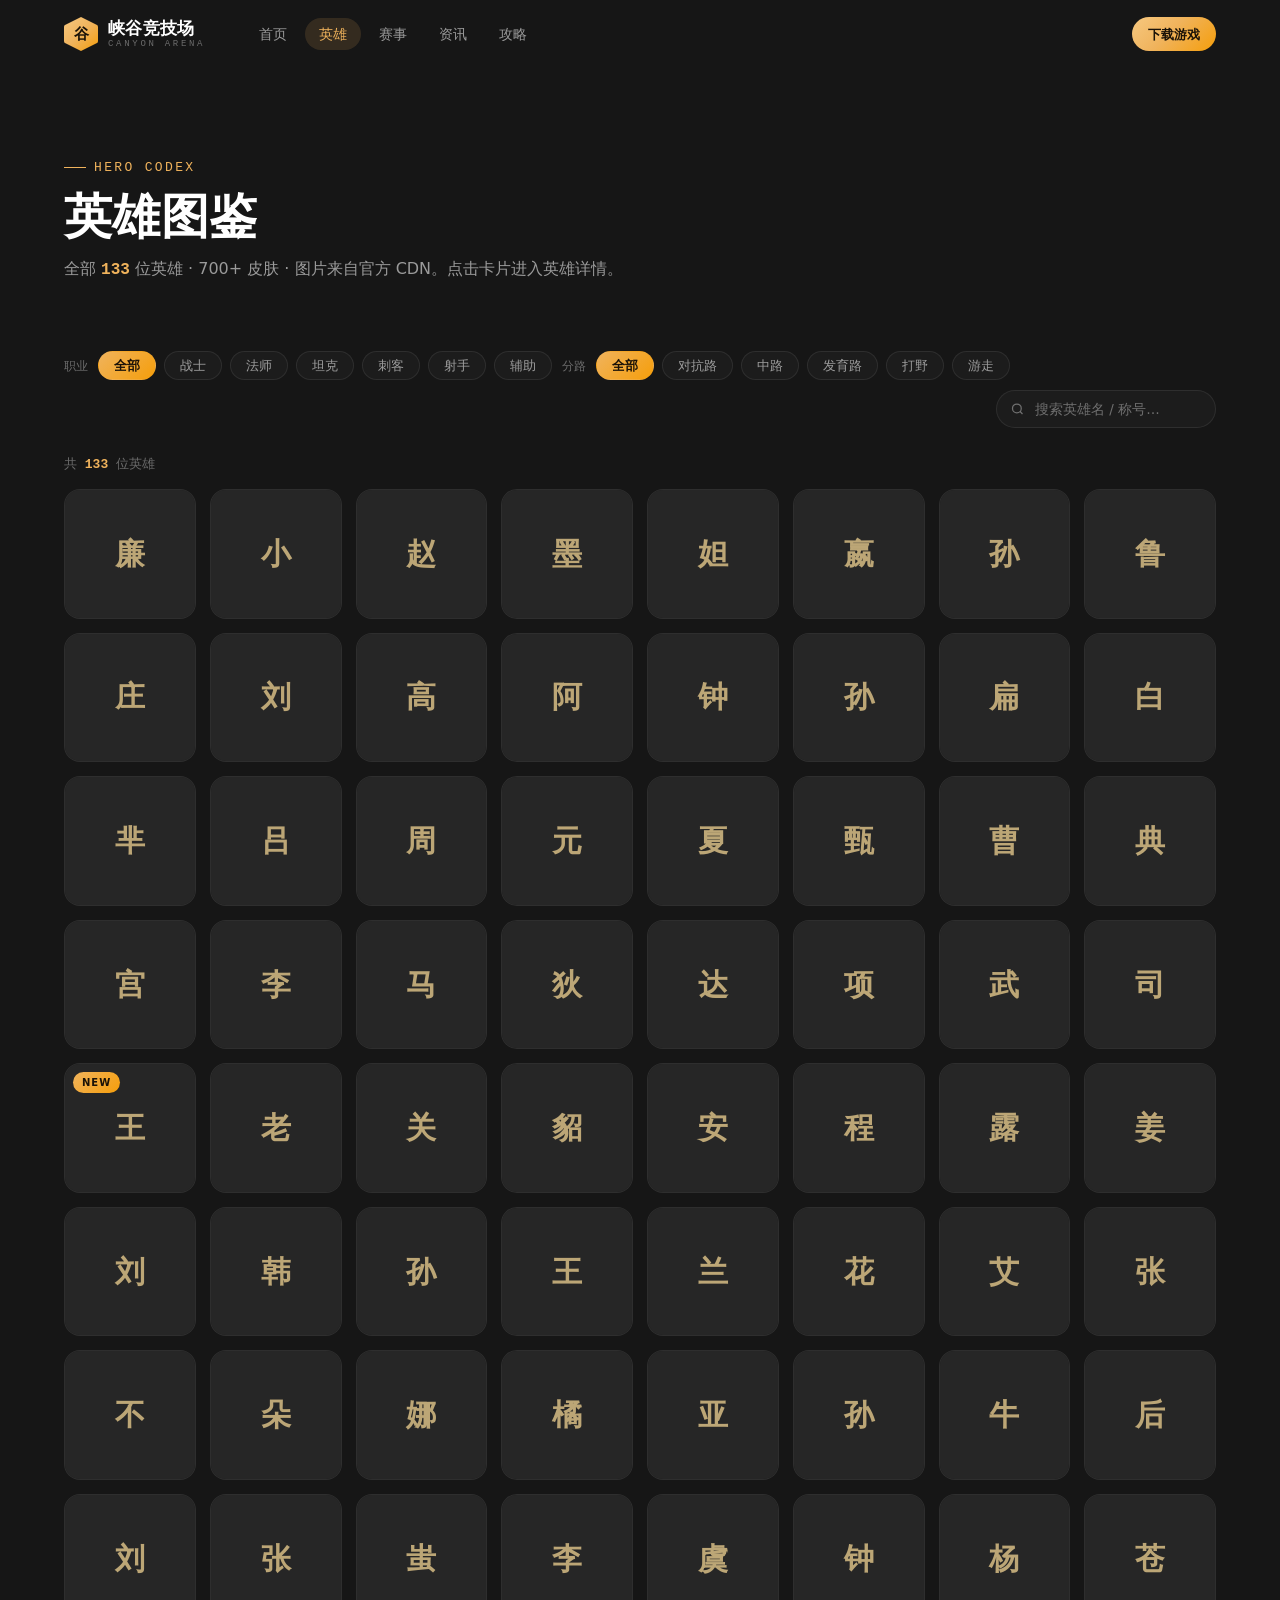
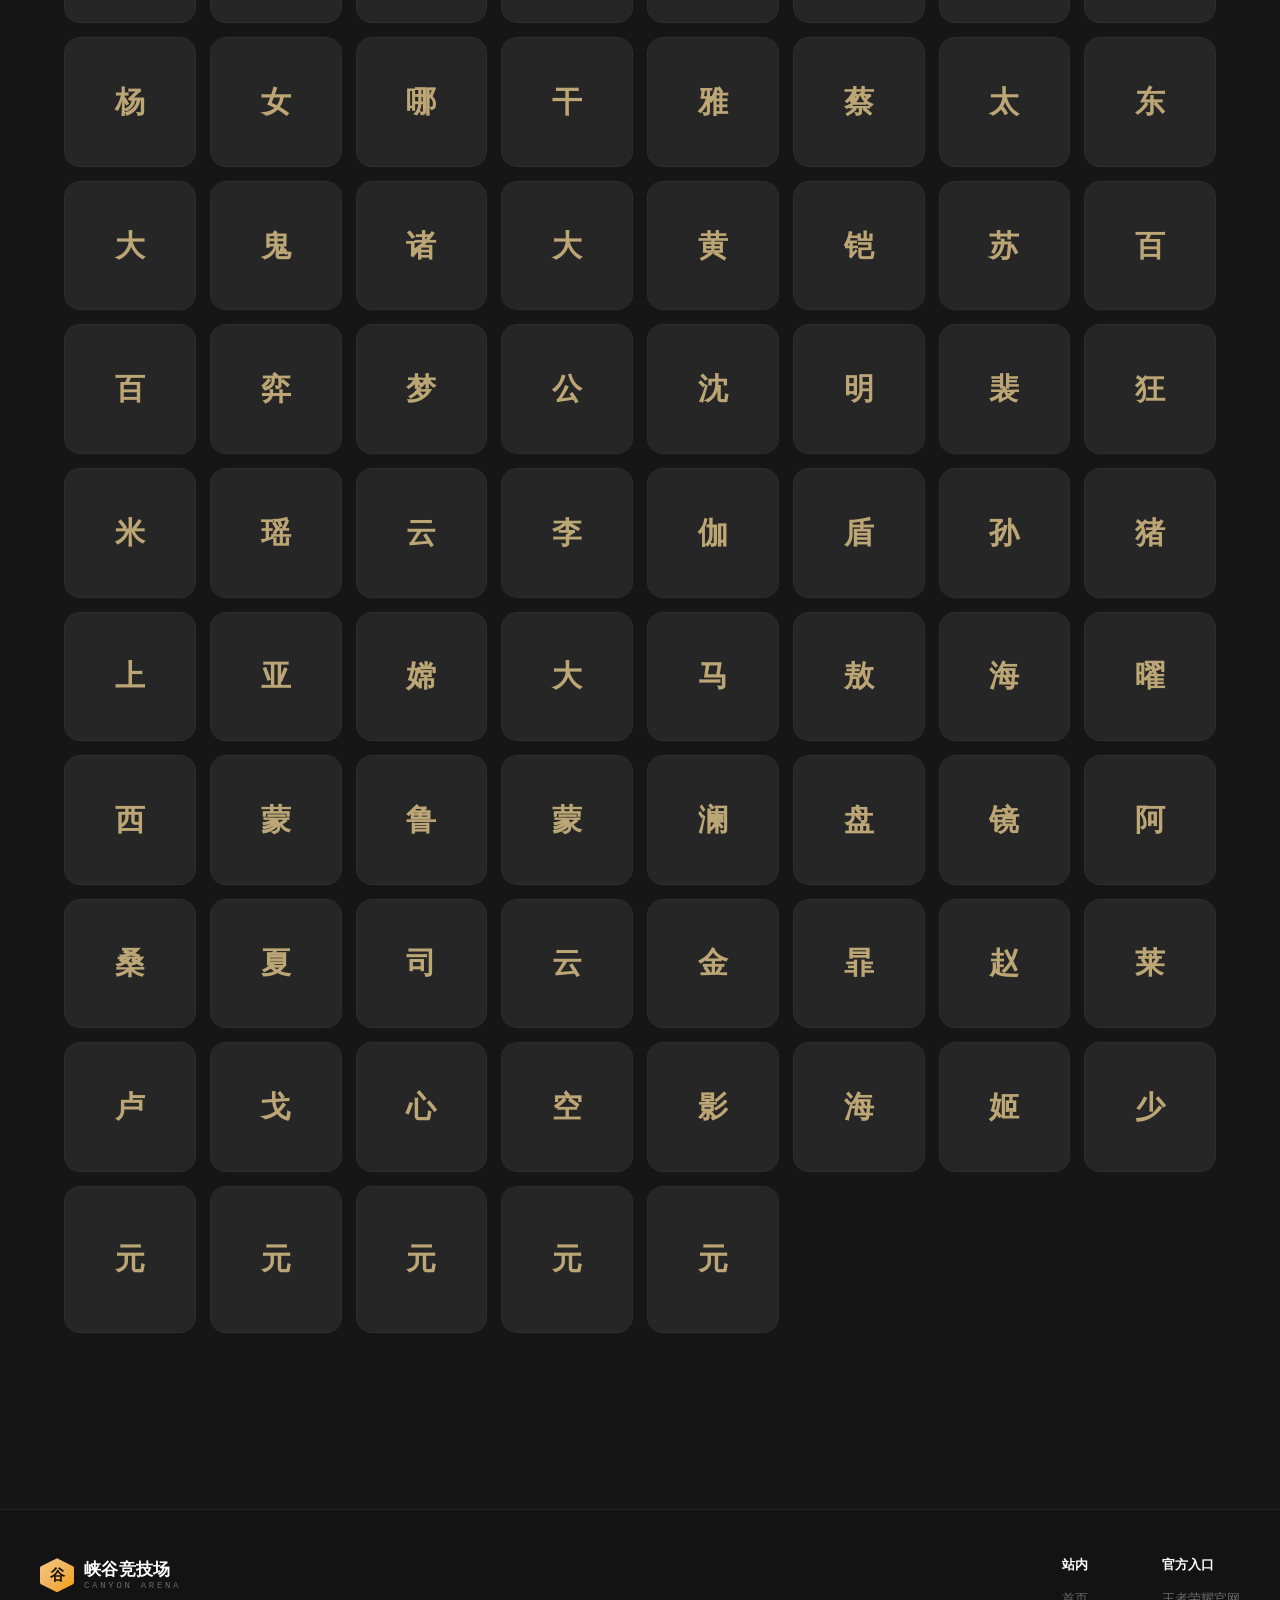
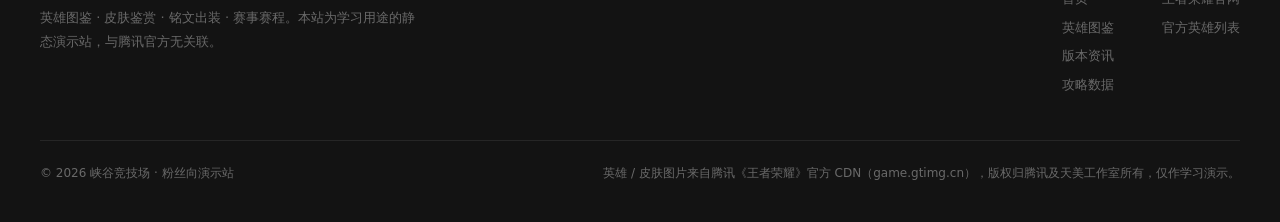
<file: heroes.html>
<!DOCTYPE html>
<html lang="zh-CN" class="no-js">
<head>
<meta charset="utf-8">
<meta name="viewport" content="width=device-width, initial-scale=1">
<title>英雄图鉴 · 峡谷竞技场</title>
<meta name="description" content="133 位英雄全量图鉴：按职业筛选、按名称搜索，点击查看皮肤鉴赏、技能、出装与铭文推荐。">
<link rel="icon" href="data:image/svg+xml,%3Csvg xmlns='http://www.w3.org/2000/svg' viewBox='0 0 32 32'%3E%3Cpath d='M16 2l12 7v14l-12 7L4 23V9z' fill='%23F0B35C'/%3E%3C/svg%3E">
<link rel="stylesheet" href="css/style.css">
<style>.no-js .reveal{opacity:1;transform:none}</style>
</head>
<body>

<header class="site-header">
  <div class="wrap header-in">
    <a class="logo" href="index.html" aria-label="峡谷竞技场首页">
      <span class="logo-mark">谷</span>
      <span class="logo-name">峡谷竞技场<small>CANYON ARENA</small></span>
    </a>
    <nav class="nav" aria-label="主导航">
      <a href="index.html">首页</a>
      <a class="on" href="heroes.html">英雄</a>
      <a href="match.html">赛事</a>
      <a href="news.html">资讯</a>
      <a href="strategy.html">攻略</a>
    </nav>
    <div class="header-cta">
      <a class="btn btn-gold btn-sm" href="https://pvp.qq.com/" target="_blank" rel="noopener">下载游戏</a>
      <button class="nav-toggle" aria-label="展开菜单">
        <svg viewBox="0 0 24 24" fill="none" stroke-width="2"><path d="M4 7h16M4 12h16M4 17h16"/></svg>
      </button>
    </div>
  </div>
</header>

<main>
  <section class="page-hero">
    <div class="wrap">
      <span class="eyebrow">HERO CODEX</span>
      <h1 class="h1" style="font-size:clamp(34px,4.4vw,48px)">英雄图鉴</h1>
      <p class="sub">全部 <b class="mono" style="color:var(--gold)">133</b> 位英雄 · 700+ 皮肤 · 图片来自官方 CDN。点击卡片进入英雄详情。</p>
    </div>
  </section>

  <section style="padding:34px 0 var(--sec-y)">
    <div class="wrap">
      <div class="filter-bar" role="group" aria-label="英雄筛选">
        <div class="fgroup" id="typeFilter">
          <span class="fgroup-label">职业</span>
          <button class="fchip on" data-type="全部">全部</button>
          <button class="fchip" data-type="战士">战士</button>
          <button class="fchip" data-type="法师">法师</button>
          <button class="fchip" data-type="坦克">坦克</button>
          <button class="fchip" data-type="刺客">刺客</button>
          <button class="fchip" data-type="射手">射手</button>
          <button class="fchip" data-type="辅助">辅助</button>
        </div>
        <div class="fgroup" id="laneFilter">
          <span class="fgroup-label">分路</span>
          <button class="fchip on" data-lane="全部">全部</button>
          <button class="fchip" data-lane="对抗路">对抗路</button>
          <button class="fchip" data-lane="中路">中路</button>
          <button class="fchip" data-lane="发育路">发育路</button>
          <button class="fchip" data-lane="打野">打野</button>
          <button class="fchip" data-lane="游走">游走</button>
        </div>
        <div class="search-box">
          <svg viewBox="0 0 24 24" fill="none" stroke-width="2"><circle cx="11" cy="11" r="7"/><path d="M20 20l-3.5-3.5"/></svg>
          <input id="heroSearch" type="search" placeholder="搜索英雄名 / 称号…" aria-label="搜索英雄">
        </div>
      </div>

      <p class="result-count" id="resultCount" aria-live="polite"></p>
      <div class="grid-heroes" id="heroGrid"></div>
      <div id="emptyState" style="display:none;text-align:center;padding:70px 0;color:var(--ink-3)">
        <p style="font-size:40px;margin-bottom:12px">⚔</p>
        <p>没有找到匹配的英雄，换个关键词试试。</p>
      </div>
    </div>
  </section>
</main>

<footer class="site-footer">
  <div class="wrap footer-in">
    <div class="footer-top">
      <div>
        <a class="logo" href="index.html">
          <span class="logo-mark">谷</span>
          <span class="logo-name">峡谷竞技场<small>CANYON ARENA</small></span>
        </a>
        <p class="footer-desc">英雄图鉴 · 皮肤鉴赏 · 铭文出装 · 赛事赛程。本站为学习用途的静态演示站，与腾讯官方无关联。</p>
      </div>
      <div class="footer-nav">
        <div class="footer-col">
          <b>站内</b>
          <a href="index.html">首页</a>
          <a href="heroes.html">英雄图鉴</a>
          <a href="news.html">版本资讯</a>
          <a href="strategy.html">攻略数据</a>
        </div>
        <div class="footer-col">
          <b>官方入口</b>
          <a href="https://pvp.qq.com/" target="_blank" rel="noopener">王者荣耀官网</a>
          <a href="https://pvp.qq.com/web201605/herolist.shtml" target="_blank" rel="noopener">官方英雄列表</a>
        </div>
      </div>
    </div>
    <div class="footer-bottom">
      <span>© <span data-year>2026</span> 峡谷竞技场 · 粉丝向演示站</span>
      <span>英雄 / 皮肤图片来自腾讯《王者荣耀》官方 CDN（game.gtimg.cn），版权归腾讯及天美工作室所有，仅作学习演示。</span>
    </div>
  </div>
</footer>

<script src="js/data.js"></script>
<script src="js/main.js"></script>
<script>
(function () {
  var grid = document.getElementById('heroGrid');
  var empty = document.getElementById('emptyState');
  var count = document.getElementById('resultCount');
  var fType = '全部', fLane = '全部', q = '';

  function render() {
    grid.innerHTML = '';
    var list = DATA.heroes.filter(function (h) {
      if (fType !== '全部' && h.type !== fType && h.type2 !== fType) return false;
      if (fLane !== '全部' && h.lane !== fLane) return false;
      if (q && h.name.indexOf(q) < 0 && h.title.indexOf(q) < 0) return false;
      return true;
    });
    count.innerHTML = '共 <b>' + list.length + '</b> 位英雄';
    empty.style.display = list.length ? 'none' : 'block';
    var frag = document.createDocumentFragment();
    list.forEach(function (h) {
      var b = document.createElement('button');
      b.className = 'hcard';
      b.id = 'hero-' + h.id;
      b.setAttribute('aria-label', h.name + ' ' + h.title);
      b.innerHTML =
        '<span class="hcard-pic">' +
        (h.isNew ? '<i class="hcard-new">NEW</i>' : '') +
        '<img loading="lazy" alt="' + h.name + '" src="https://game.gtimg.cn/images/yxzj/img201606/heroimg/' + h.id + '/' + h.id + '.jpg"></span>' +
        '<span class="hcard-meta"><span class="hcard-name"><b>' + h.name + '</b><span>' + h.title + '</span></span>' +
        '<span class="hcard-tags"><span class="chip gold">' + h.type + '</span>' + (h.type2 ? '<span class="chip">' + h.type2 + '</span>' : '') + '<span class="chip cyan">' + h.lane + '</span></span></span>';
      b.querySelector('img').onerror = function () { fallbackPic(this, h.name[0]); };
      b.addEventListener('click', function () { openHeroModal(h.id); });
      frag.appendChild(b);
    });
    grid.appendChild(frag);
  }

  document.getElementById('typeFilter').addEventListener('click', function (e) {
    var t = e.target.closest('.fchip'); if (!t) return;
    this.querySelectorAll('.fchip').forEach(function (c) { c.classList.remove('on'); });
    t.classList.add('on'); fType = t.dataset.type; render();
  });
  document.getElementById('laneFilter').addEventListener('click', function (e) {
    var t = e.target.closest('.fchip'); if (!t) return;
    this.querySelectorAll('.fchip').forEach(function (c) { c.classList.remove('on'); });
    t.classList.add('on'); fLane = t.dataset.lane; render();
  });
  document.getElementById('heroSearch').addEventListener('input', function () {
    q = this.value.trim(); render();
  });

  render();

  /* 深链：heroes.html#h-131 直开英雄详情 */
  var m = location.hash.match(/^#h-(\d+)/);
  if (m) {
    var id = +m[1];
    if (DATA.heroes.some(function (h) { return h.id === id; })) {
      setTimeout(function () { openHeroModal(id, false); }, 60);
    }
  }
})();
</script>
</body>
</html>
</file>
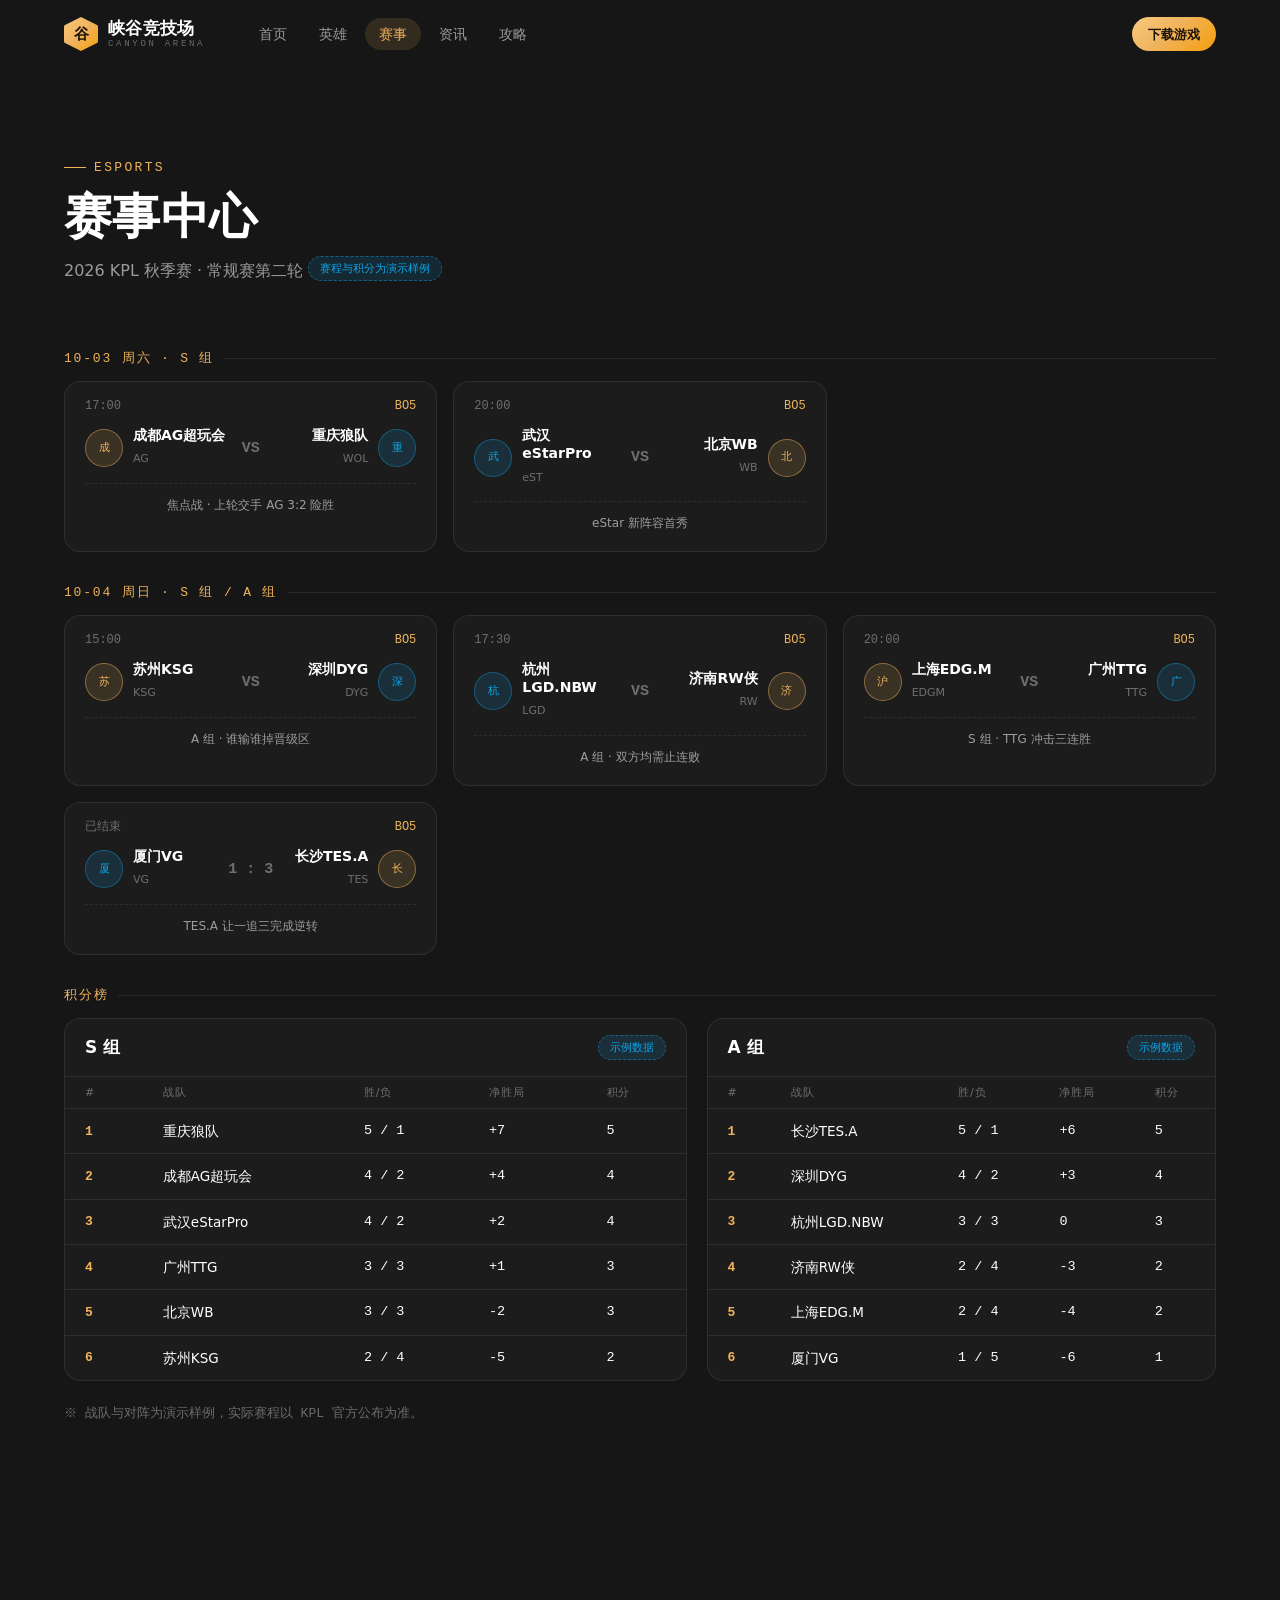
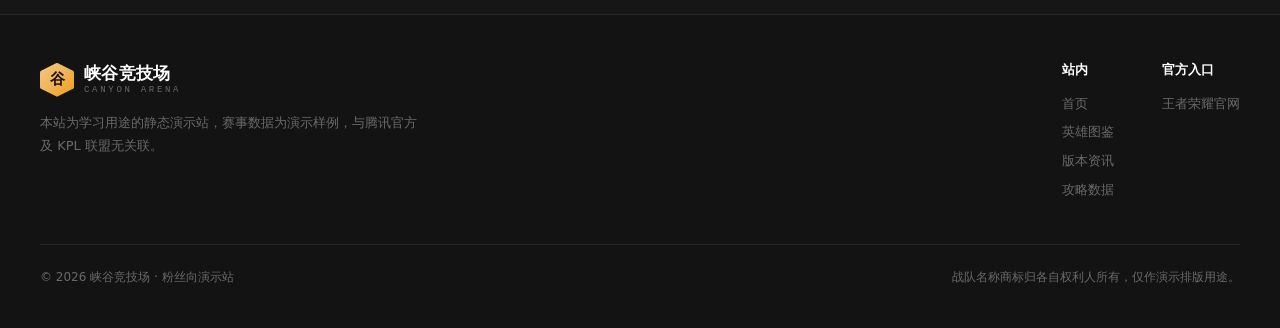
<file: match.html>
<!DOCTYPE html>
<html lang="zh-CN" class="no-js">
<head>
<meta charset="utf-8">
<meta name="viewport" content="width=device-width, initial-scale=1">
<title>赛事中心 · 峡谷竞技场</title>
<meta name="description" content="2026 KPL 秋季赛赛程与积分榜（演示样例数据），S 组 / A 组小组赛一览。">
<link rel="icon" href="data:image/svg+xml,%3Csvg xmlns='http://www.w3.org/2000/svg' viewBox='0 0 32 32'%3E%3Cpath d='M16 2l12 7v14l-12 7L4 23V9z' fill='%23F0B35C'/%3E%3C/svg%3E">
<link rel="stylesheet" href="css/style.css">
<style>.no-js .reveal{opacity:1;transform:none}</style>
<style>
  .match-grid { display: grid; grid-template-columns: repeat(auto-fill, minmax(340px, 1fr)); gap: 16px; }
  .day-label { font: 500 13px/1 var(--mono); letter-spacing: .14em; color: var(--gold); margin: 34px 0 16px; display: flex; align-items: center; gap: 10px; }
  .day-label::after { content: ""; flex: 1; height: 1px; background: var(--line); }
  .played { opacity: .72; }
</style>
</head>
<body>

<header class="site-header">
  <div class="wrap header-in">
    <a class="logo" href="index.html" aria-label="峡谷竞技场首页">
      <span class="logo-mark">谷</span>
      <span class="logo-name">峡谷竞技场<small>CANYON ARENA</small></span>
    </a>
    <nav class="nav" aria-label="主导航">
      <a href="index.html">首页</a>
      <a href="heroes.html">英雄</a>
      <a class="on" href="match.html">赛事</a>
      <a href="news.html">资讯</a>
      <a href="strategy.html">攻略</a>
    </nav>
    <div class="header-cta">
      <a class="btn btn-gold btn-sm" href="https://pvp.qq.com/" target="_blank" rel="noopener">下载游戏</a>
      <button class="nav-toggle" aria-label="展开菜单">
        <svg viewBox="0 0 24 24" fill="none" stroke-width="2"><path d="M4 7h16M4 12h16M4 17h16"/></svg>
      </button>
    </div>
  </div>
</header>

<main>
  <section class="page-hero">
    <div class="wrap">
      <span class="eyebrow">ESPORTS</span>
      <h1 class="h1" style="font-size:clamp(34px,4.4vw,48px)">赛事中心</h1>
      <p class="sub">2026 KPL 秋季赛 · 常规赛第二轮 <span class="demo-badge" style="vertical-align:4px">赛程与积分为演示样例</span></p>
    </div>
  </section>

  <section style="padding:34px 0 var(--sec-y)">
    <div class="wrap">
      <div class="day-label reveal">10-03 周六 · S 组</div>
      <div class="match-grid">
        <div class="match-card reveal">
          <div class="match-when"><span>17:00</span><b>BO5</b></div>
          <div class="match-vs">
            <div class="team"><span class="team-logo g">成</span><div><b>成都AG超玩会</b><span>AG</span></div></div>
            <span class="vs-x">VS</span>
            <div class="team right"><span class="team-logo c">重</span><div><b>重庆狼队</b><span>WOL</span></div></div>
          </div>
          <p class="match-score">焦点战 · 上轮交手 AG 3:2 险胜</p>
        </div>
        <div class="match-card reveal">
          <div class="match-when"><span>20:00</span><b>BO5</b></div>
          <div class="match-vs">
            <div class="team"><span class="team-logo c">武</span><div><b>武汉eStarPro</b><span>eST</span></div></div>
            <span class="vs-x">VS</span>
            <div class="team right"><span class="team-logo g">北</span><div><b>北京WB</b><span>WB</span></div></div>
          </div>
          <p class="match-score">eStar 新阵容首秀</p>
        </div>
      </div>

      <div class="day-label reveal">10-04 周日 · S 组 / A 组</div>
      <div class="match-grid">
        <div class="match-card reveal">
          <div class="match-when"><span>15:00</span><b>BO5</b></div>
          <div class="match-vs">
            <div class="team"><span class="team-logo g">苏</span><div><b>苏州KSG</b><span>KSG</span></div></div>
            <span class="vs-x">VS</span>
            <div class="team right"><span class="team-logo c">深</span><div><b>深圳DYG</b><span>DYG</span></div></div>
          </div>
          <p class="match-score">A 组 · 谁输谁掉晋级区</p>
        </div>
        <div class="match-card reveal">
          <div class="match-when"><span>17:30</span><b>BO5</b></div>
          <div class="match-vs">
            <div class="team"><span class="team-logo c">杭</span><div><b>杭州LGD.NBW</b><span>LGD</span></div></div>
            <span class="vs-x">VS</span>
            <div class="team right"><span class="team-logo g">济</span><div><b>济南RW侠</b><span>RW</span></div></div>
          </div>
          <p class="match-score">A 组 · 双方均需止连败</p>
        </div>
        <div class="match-card reveal">
          <div class="match-when"><span>20:00</span><b>BO5</b></div>
          <div class="match-vs">
            <div class="team"><span class="team-logo g">沪</span><div><b>上海EDG.M</b><span>EDGM</span></div></div>
            <span class="vs-x">VS</span>
            <div class="team right"><span class="team-logo c">广</span><div><b>广州TTG</b><span>TTG</span></div></div>
          </div>
          <p class="match-score">S 组 · TTG 冲击三连胜</p>
        </div>
        <div class="match-card reveal played">
          <div class="match-when"><span>已结束</span><b>BO5</b></div>
          <div class="match-vs">
            <div class="team"><span class="team-logo c">厦</span><div><b>厦门VG</b><span>VG</span></div></div>
            <span class="vs-x">1 : 3</span>
            <div class="team right"><span class="team-logo g">长</span><div><b>长沙TES.A</b><span>TES</span></div></div>
          </div>
          <p class="match-score">TES.A 让一追三完成逆转</p>
        </div>
      </div>

      <div class="day-label reveal" id="standings">积分榜</div>
      <div class="match-layout" style="margin-top:16px">
        <div class="standings reveal">
          <div class="standings-head"><h3 class="h3">S 组</h3><span class="demo-badge">示例数据</span></div>
          <table>
            <thead><tr><th>#</th><th>战队</th><th>胜/负</th><th>净胜局</th><th>积分</th></tr></thead>
            <tbody>
              <tr><td class="pos">1</td><td>重庆狼队</td><td class="num">5 / 1</td><td class="num">+7</td><td class="num">5</td></tr>
              <tr><td class="pos">2</td><td>成都AG超玩会</td><td class="num">4 / 2</td><td class="num">+4</td><td class="num">4</td></tr>
              <tr><td class="pos">3</td><td>武汉eStarPro</td><td class="num">4 / 2</td><td class="num">+2</td><td class="num">4</td></tr>
              <tr><td class="pos">4</td><td>广州TTG</td><td class="num">3 / 3</td><td class="num">+1</td><td class="num">3</td></tr>
              <tr><td class="pos">5</td><td>北京WB</td><td class="num">3 / 3</td><td class="num">-2</td><td class="num">3</td></tr>
              <tr><td class="pos">6</td><td>苏州KSG</td><td class="num">2 / 4</td><td class="num">-5</td><td class="num">2</td></tr>
            </tbody>
          </table>
        </div>
        <div class="standings reveal">
          <div class="standings-head"><h3 class="h3">A 组</h3><span class="demo-badge">示例数据</span></div>
          <table>
            <thead><tr><th>#</th><th>战队</th><th>胜/负</th><th>净胜局</th><th>积分</th></tr></thead>
            <tbody>
              <tr><td class="pos">1</td><td>长沙TES.A</td><td class="num">5 / 1</td><td class="num">+6</td><td class="num">5</td></tr>
              <tr><td class="pos">2</td><td>深圳DYG</td><td class="num">4 / 2</td><td class="num">+3</td><td class="num">4</td></tr>
              <tr><td class="pos">3</td><td>杭州LGD.NBW</td><td class="num">3 / 3</td><td class="num">0</td><td class="num">3</td></tr>
              <tr><td class="pos">4</td><td>济南RW侠</td><td class="num">2 / 4</td><td class="num">-3</td><td class="num">2</td></tr>
              <tr><td class="pos">5</td><td>上海EDG.M</td><td class="num">2 / 4</td><td class="num">-4</td><td class="num">2</td></tr>
              <tr><td class="pos">6</td><td>厦门VG</td><td class="num">1 / 5</td><td class="num">-6</td><td class="num">1</td></tr>
            </tbody>
          </table>
        </div>
      </div>
      <p class="result-count" style="margin-top:26px">※ 战队与对阵为演示样例，实际赛程以 KPL 官方公布为准。</p>
    </div>
  </section>
</main>

<footer class="site-footer">
  <div class="wrap footer-in">
    <div class="footer-top">
      <div>
        <a class="logo" href="index.html">
          <span class="logo-mark">谷</span>
          <span class="logo-name">峡谷竞技场<small>CANYON ARENA</small></span>
        </a>
        <p class="footer-desc">本站为学习用途的静态演示站，赛事数据为演示样例，与腾讯官方及 KPL 联盟无关联。</p>
      </div>
      <div class="footer-nav">
        <div class="footer-col">
          <b>站内</b>
          <a href="index.html">首页</a>
          <a href="heroes.html">英雄图鉴</a>
          <a href="news.html">版本资讯</a>
          <a href="strategy.html">攻略数据</a>
        </div>
        <div class="footer-col">
          <b>官方入口</b>
          <a href="https://pvp.qq.com/" target="_blank" rel="noopener">王者荣耀官网</a>
        </div>
      </div>
    </div>
    <div class="footer-bottom">
      <span>© <span data-year>2026</span> 峡谷竞技场 · 粉丝向演示站</span>
      <span>战队名称商标归各自权利人所有，仅作演示排版用途。</span>
    </div>
  </div>
</footer>

<script src="js/data.js"></script>
<script src="js/main.js"></script>
</body>
</html>
</file>
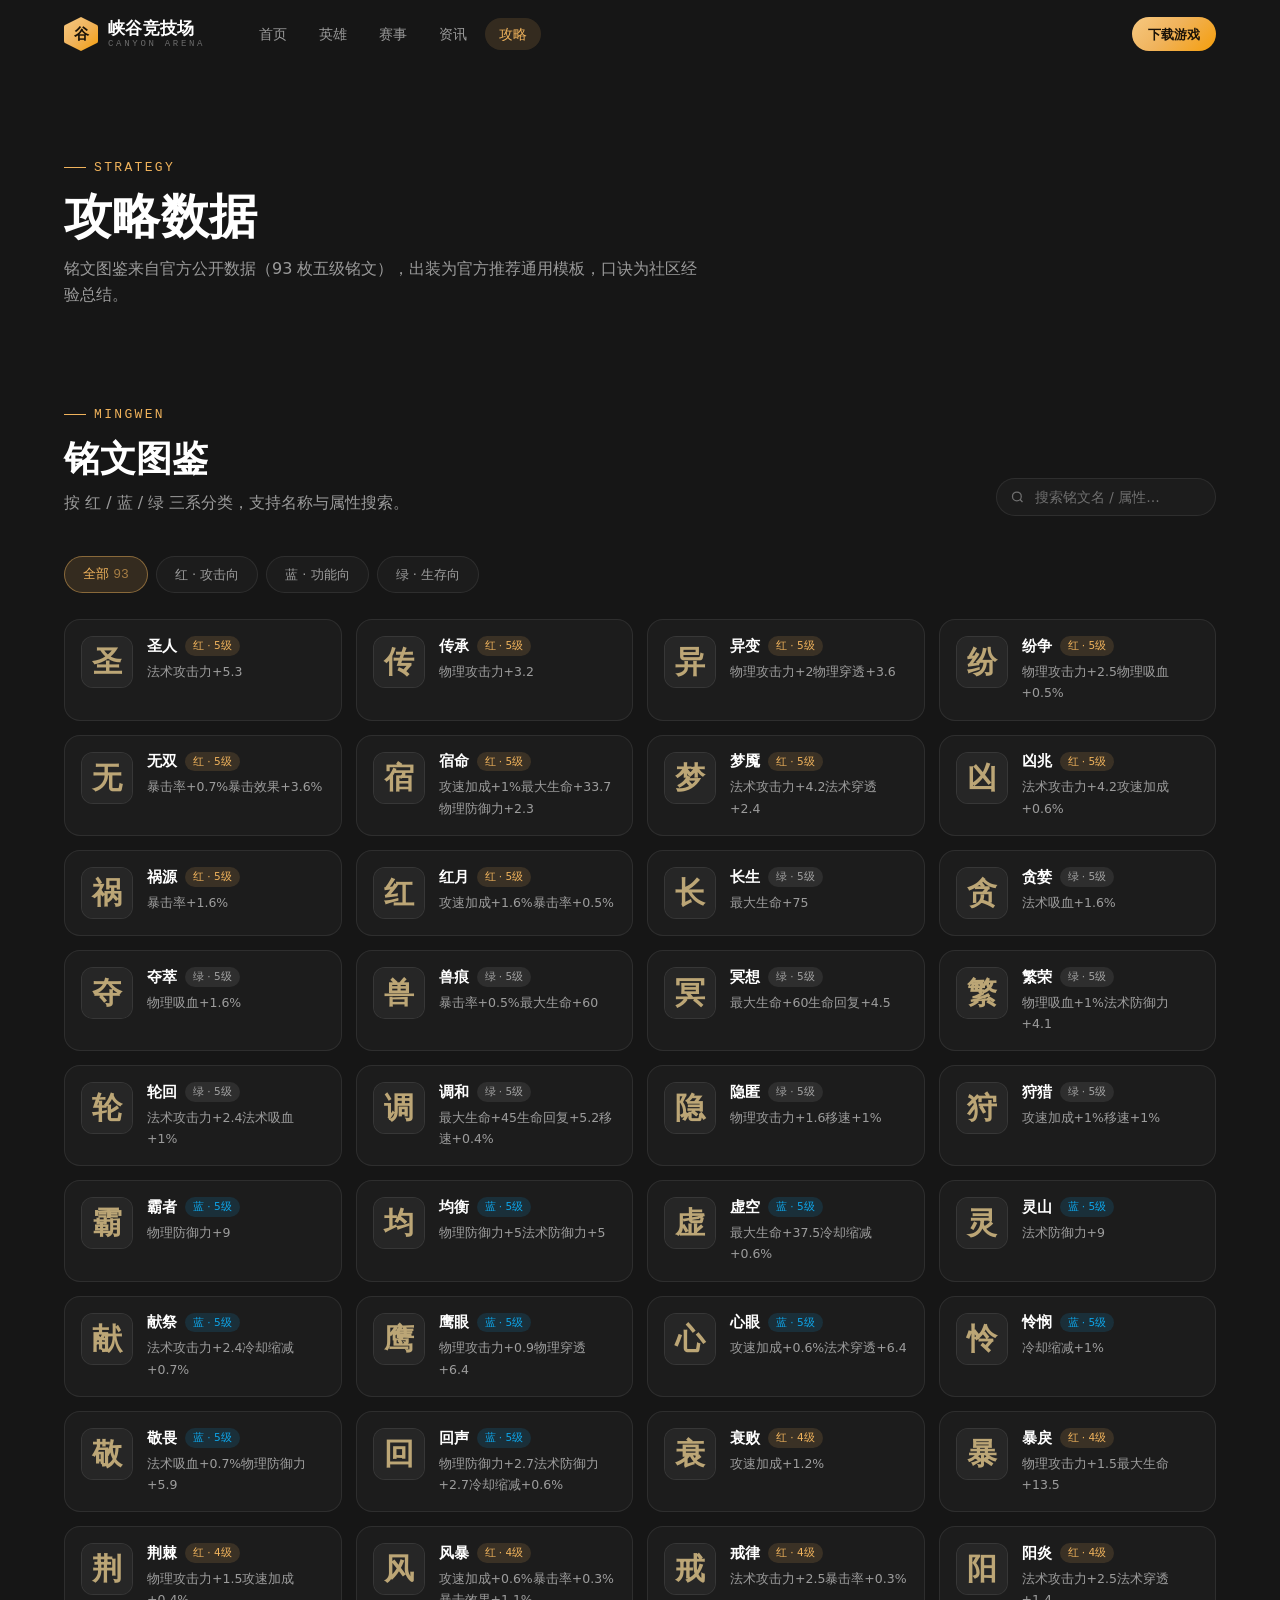
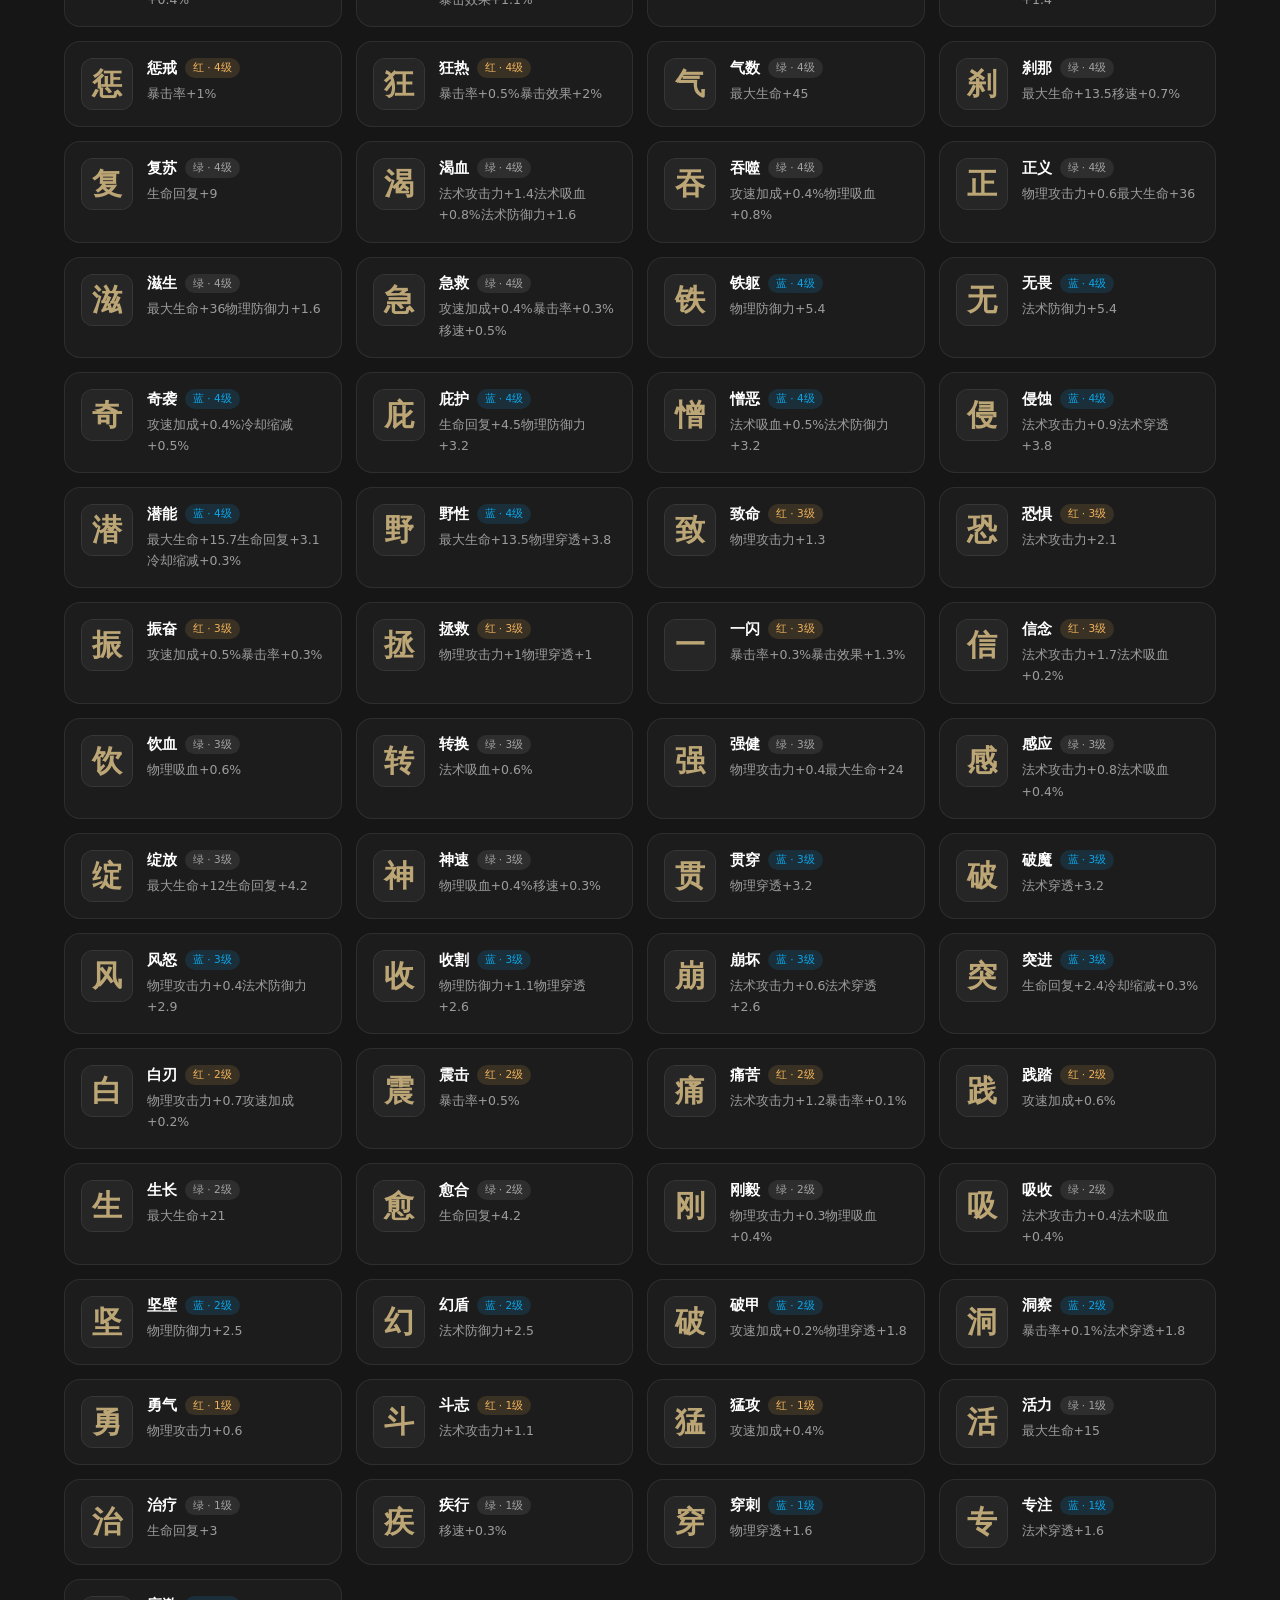
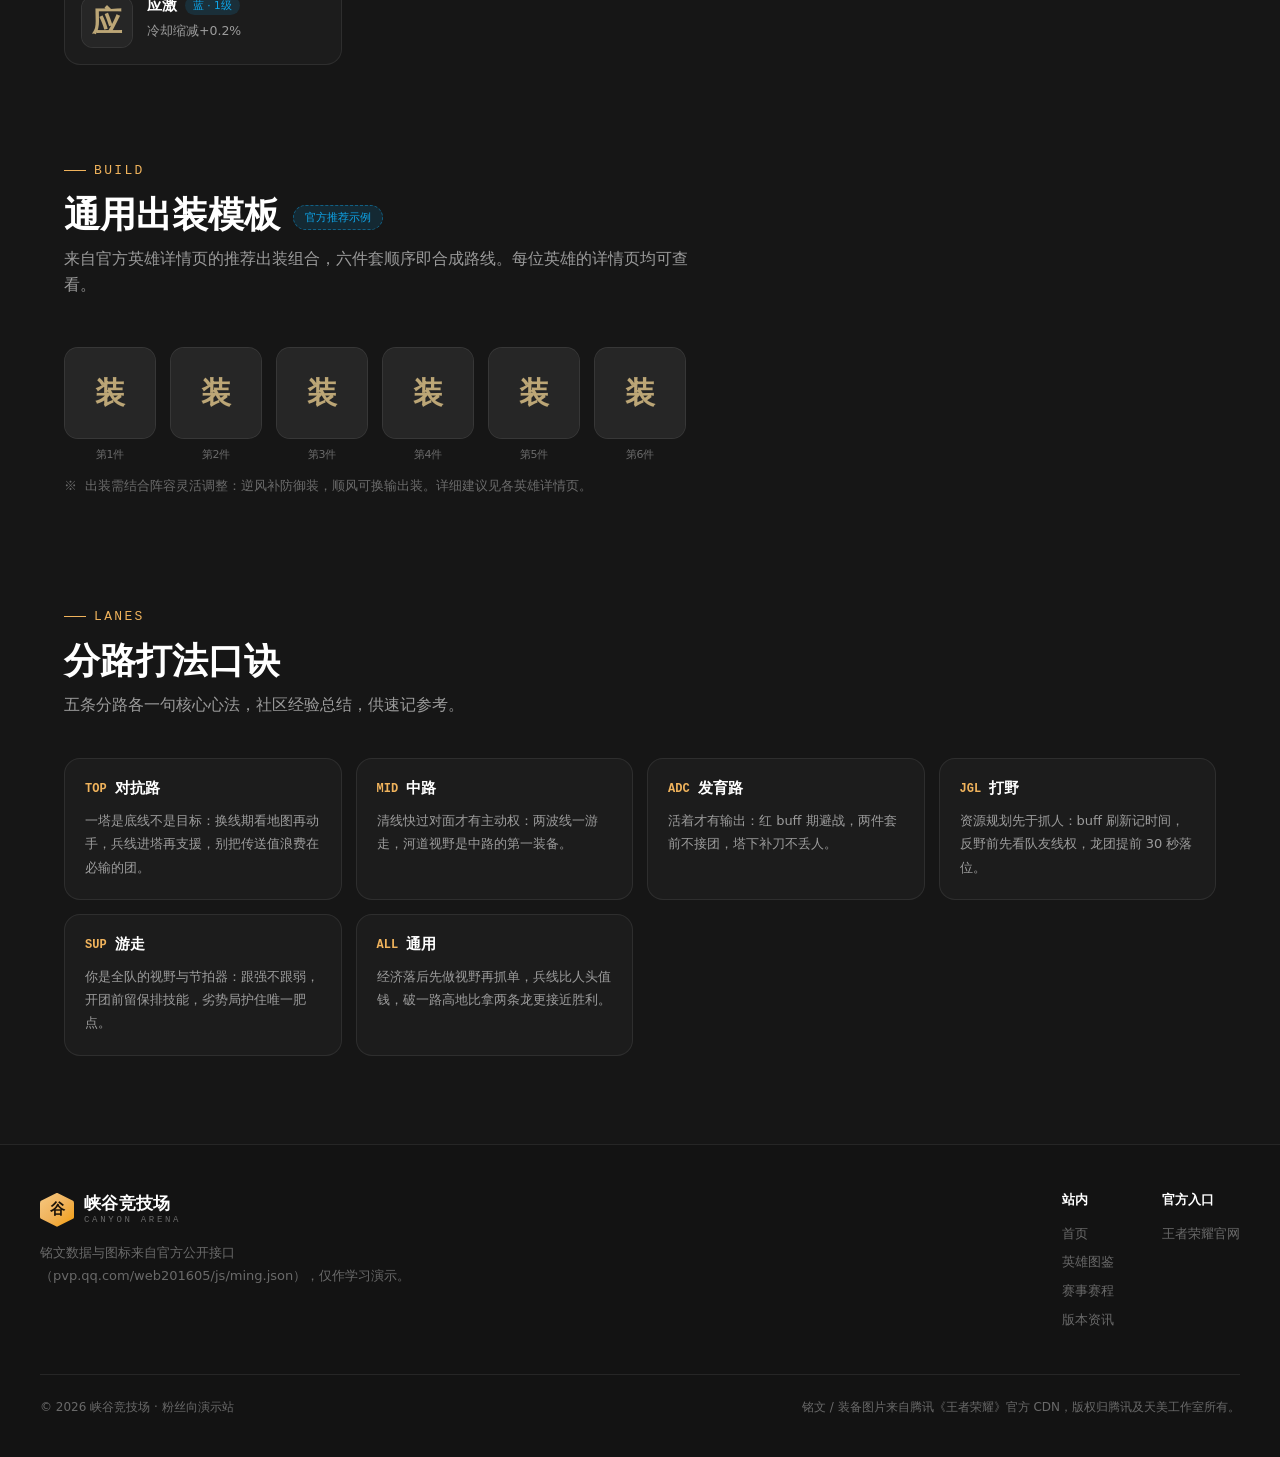
<file: strategy.html>
<!DOCTYPE html>
<html lang="zh-CN" class="no-js">
<head>
<meta charset="utf-8">
<meta name="viewport" content="width=device-width, initial-scale=1">
<title>攻略数据 · 峡谷竞技场</title>
<meta name="description" content="93 枚五级铭文全量图鉴（红/蓝/绿三系）、官方通用出装模板与分路打法口诀。">
<link rel="icon" href="data:image/svg+xml,%3Csvg xmlns='http://www.w3.org/2000/svg' viewBox='0 0 32 32'%3E%3Cpath d='M16 2l12 7v14l-12 7L4 23V9z' fill='%23F0B35C'/%3E%3C/svg%3E">
<link rel="stylesheet" href="css/style.css">
<style>.no-js .reveal{opacity:1;transform:none}</style>
</head>
<body>

<header class="site-header">
  <div class="wrap header-in">
    <a class="logo" href="index.html" aria-label="峡谷竞技场首页">
      <span class="logo-mark">谷</span>
      <span class="logo-name">峡谷竞技场<small>CANYON ARENA</small></span>
    </a>
    <nav class="nav" aria-label="主导航">
      <a href="index.html">首页</a>
      <a href="heroes.html">英雄</a>
      <a href="match.html">赛事</a>
      <a href="news.html">资讯</a>
      <a class="on" href="strategy.html">攻略</a>
    </nav>
    <div class="header-cta">
      <a class="btn btn-gold btn-sm" href="https://pvp.qq.com/" target="_blank" rel="noopener">下载游戏</a>
      <button class="nav-toggle" aria-label="展开菜单">
        <svg viewBox="0 0 24 24" fill="none" stroke-width="2"><path d="M4 7h16M4 12h16M4 17h16"/></svg>
      </button>
    </div>
  </div>
</header>

<main>
  <section class="page-hero">
    <div class="wrap">
      <span class="eyebrow">STRATEGY</span>
      <h1 class="h1" style="font-size:clamp(34px,4.4vw,48px)">攻略数据</h1>
      <p class="sub">铭文图鉴来自官方公开数据（93 枚五级铭文），出装为官方推荐通用模板，口诀为社区经验总结。</p>
    </div>
  </section>

  <!-- 铭文图鉴 -->
  <section class="sec" id="mings">
    <div class="wrap">
      <div class="sec-head reveal">
        <div>
          <span class="eyebrow">MINGWEN</span>
          <h2 class="h2">铭文图鉴</h2>
          <p class="sub">按 红 / 蓝 / 绿 三系分类，支持名称与属性搜索。</p>
        </div>
        <div class="search-box" style="margin-left:0">
          <svg viewBox="0 0 24 24" fill="none" stroke-width="2"><circle cx="11" cy="11" r="7"/><path d="M20 20l-3.5-3.5"/></svg>
          <input id="mingSearch" type="search" placeholder="搜索铭文名 / 属性…" aria-label="搜索铭文">
        </div>
      </div>
      <div class="tabs" id="mingTabs" role="tablist" style="margin-bottom:26px">
        <button class="tab on" data-t="全部">全部 <span class="mono" style="opacity:.6">93</span></button>
        <button class="tab" data-t="红">红 · 攻击向</button>
        <button class="tab" data-t="蓝">蓝 · 功能向</button>
        <button class="tab" data-t="绿">绿 · 生存向</button>
      </div>
      <div class="ming-grid" id="mingGrid"></div>
    </div>
  </section>

  <!-- 出装模板 -->
  <section class="sec" id="build">
    <div class="wrap">
      <div class="sec-head reveal">
        <div>
          <span class="eyebrow">BUILD</span>
          <h2 class="h2">通用出装模板 <span class="demo-badge" style="vertical-align:6px">官方推荐示例</span></h2>
          <p class="sub">来自官方英雄详情页的推荐出装组合，六件套顺序即合成路线。每位英雄的详情页均可查看。</p>
        </div>
      </div>
      <div class="build-strip reveal" id="buildStrip" style="margin-bottom:18px"></div>
      <p class="result-count">※ 出装需结合阵容灵活调整：逆风补防御装，顺风可换输出装。详细建议见各英雄详情页。</p>
    </div>
  </section>

  <!-- 分路口诀 -->
  <section class="sec" id="tips">
    <div class="wrap">
      <div class="sec-head reveal">
        <div>
          <span class="eyebrow">LANES</span>
          <h2 class="h2">分路打法口诀</h2>
          <p class="sub">五条分路各一句核心心法，社区经验总结，供速记参考。</p>
        </div>
      </div>
      <div class="tip-grid">
        <div class="tip-card reveal"><b><i>TOP</i>对抗路</b><p>一塔是底线不是目标：换线期看地图再动手，兵线进塔再支援，别把传送值浪费在必输的团。</p></div>
        <div class="tip-card reveal"><b><i>MID</i>中路</b><p>清线快过对面才有主动权：两波线一游走，河道视野是中路的第一装备。</p></div>
        <div class="tip-card reveal"><b><i>ADC</i>发育路</b><p>活着才有输出：红 buff 期避战，两件套前不接团，塔下补刀不丢人。</p></div>
        <div class="tip-card reveal"><b><i>JGL</i>打野</b><p>资源规划先于抓人：buff 刷新记时间，反野前先看队友线权，龙团提前 30 秒落位。</p></div>
        <div class="tip-card reveal"><b><i>SUP</i>游走</b><p>你是全队的视野与节拍器：跟强不跟弱，开团前留保排技能，劣势局护住唯一肥点。</p></div>
        <div class="tip-card reveal"><b><i>ALL</i>通用</b><p>经济落后先做视野再抓单，兵线比人头值钱，破一路高地比拿两条龙更接近胜利。</p></div>
      </div>
    </div>
  </section>
</main>

<footer class="site-footer">
  <div class="wrap footer-in">
    <div class="footer-top">
      <div>
        <a class="logo" href="index.html">
          <span class="logo-mark">谷</span>
          <span class="logo-name">峡谷竞技场<small>CANYON ARENA</small></span>
        </a>
        <p class="footer-desc">铭文数据与图标来自官方公开接口（pvp.qq.com/web201605/js/ming.json），仅作学习演示。</p>
      </div>
      <div class="footer-nav">
        <div class="footer-col">
          <b>站内</b>
          <a href="index.html">首页</a>
          <a href="heroes.html">英雄图鉴</a>
          <a href="match.html">赛事赛程</a>
          <a href="news.html">版本资讯</a>
        </div>
        <div class="footer-col">
          <b>官方入口</b>
          <a href="https://pvp.qq.com/" target="_blank" rel="noopener">王者荣耀官网</a>
        </div>
      </div>
    </div>
    <div class="footer-bottom">
      <span>© <span data-year>2026</span> 峡谷竞技场 · 粉丝向演示站</span>
      <span>铭文 / 装备图片来自腾讯《王者荣耀》官方 CDN，版权归腾讯及天美工作室所有。</span>
    </div>
  </div>
</footer>

<script src="js/data.js"></script>
<script src="js/main.js"></script>
<script>
(function () {
  var grid = document.getElementById('mingGrid');
  var fType = '全部', q = '';

  function render() {
    grid.innerHTML = '';
    var list = DATA.mings.filter(function (m) {
      if (fType !== '全部' && m.type !== fType) return false;
      if (q && m.name.indexOf(q) < 0 && m.des.indexOf(q) < 0) return false;
      return true;
    });
    var frag = document.createDocumentFragment();
    list.forEach(function (m) {
      var d = document.createElement('div');
      d.className = 'ming-card';
      d.innerHTML =
        '<span class="ming-pic"><img loading="lazy" alt="' + m.name + '" src="https://game.gtimg.cn/images/yxzj/img201606/mingwen/' + m.id + '.png"></span>' +
        '<span class="ming-info"><span class="ming-name"><b>' + m.name + '</b>' +
        '<span class="chip' + (m.type === '红' ? ' gold' : m.type === '蓝' ? ' cyan' : '') + '">' + m.type + ' · ' + m.grade + '级</span></span>' +
        '<p class="ming-des">' + m.des + '</p></span>';
      d.querySelector('img').onerror = function () { fallbackPic(this, m.name[0]); };
      frag.appendChild(d);
    });
    grid.appendChild(frag);
    document.getElementById('mingCount') && (document.getElementById('mingCount').innerHTML = '共 <b>' + list.length + '</b> 枚铭文');
  }
  document.getElementById('mingTabs').addEventListener('click', function (e) {
    var t = e.target.closest('.tab'); if (!t) return;
    this.querySelectorAll('.tab').forEach(function (x) { x.classList.remove('on'); });
    t.classList.add('on'); fType = t.dataset.t; render();
  });
  document.getElementById('mingSearch').addEventListener('input', function () {
    q = this.value.trim(); render();
  });
  render();

  /* 出装模板 */
  var bs = document.getElementById('buildStrip');
  DATA.buildItems.forEach(function (id, i) {
    var d = document.createElement('div');
    d.className = 'build-slot';
    d.innerHTML =
      '<span class="build-pic"><img loading="lazy" alt="装备' + (i + 1) + '" src="https://game.gtimg.cn/images/yxzj/img201606/itemimg/' + id + '.jpg"></span>' +
      '<span>第' + (i + 1) + '件</span>';
    d.querySelector('img').onerror = function () { fallbackPic(this, '装'); };
    bs.appendChild(d);
  });
})();
</script>
</body>
</html>
</file>
<file: css/style.css>
/* ============================================================
   峡谷竞技场 CANYON ARENA · Design System
   底座：ZCode（Tailwind v4 暗色 #161616 · r10/16/胶囊 · 无阴影）
   覆写层：王者荣耀金 (#F0B35C / #BCA676) + sky-500 次强调
   依据：design-system-extraction-2026-10/sites/03-zcode
   ============================================================ */

:root {
  /* 画布与面板 */
  --bg: #161616;
  --surface: #1C1C1C;
  --raised: #262626;
  --raised-2: #2E2E2E;
  /* 墨色 */
  --ink: #FFFFFF;
  --ink-2: rgba(235, 235, 235, .62);
  --ink-3: rgba(235, 235, 235, .40);
  /* 线 */
  --line: rgba(255, 255, 255, .08);
  --line-2: rgba(255, 255, 255, .14);
  /* 品牌强调：王者金（主）+ sky-500（次） */
  --gold: #F0B35C;
  --gold-2: #F59E0B;
  --gold-deep: #BCA676;
  --gold-dim: rgba(240, 179, 92, .14);
  --gold-ring: rgba(240, 179, 92, .45);
  --cyan: #0EA5E9;
  --cyan-dim: rgba(14, 165, 233, .14);
  /* 形状 */
  --r-sm: 10px;
  --r-md: 16px;
  --r-full: 9999px;
  /* 节奏 */
  --sec-y: 88px;
  --gap: 20px;
  --w: 1200px;
  /* 字体 */
  --sans: "PingFang SC", "Hiragino Sans GB", "Microsoft YaHei", "Noto Sans SC", system-ui, -apple-system, sans-serif;
  --mono: ui-monospace, "SF Mono", SFMono-Regular, Menlo, Consolas, monospace;
}

* { box-sizing: border-box; margin: 0; padding: 0; }

html { scroll-behavior: smooth; }

body {
  background: var(--bg);
  color: var(--ink);
  font: 16px/1.65 var(--sans);
  -webkit-font-smoothing: antialiased;
  min-height: 100vh;
}

/* 王者官网签名：金色滚动条 */
::-webkit-scrollbar { width: 8px; height: 8px; }
::-webkit-scrollbar-thumb { background: var(--gold-deep); border-radius: 10px; }
::-webkit-scrollbar-track { background: #292929; border-radius: 10px; }

img { display: block; max-width: 100%; }
a { color: inherit; text-decoration: none; }
button { font: inherit; color: inherit; background: none; border: 0; cursor: pointer; }
::selection { background: var(--gold); color: #1A1208; }

:focus-visible { outline: 2px solid var(--gold); outline-offset: 2px; border-radius: 4px; }

.wrap { max-width: var(--w); margin: 0 auto; padding: 0 24px; }

/* ---------- 排版（ZCode 字阶：60/700 · 36/600 · 24/600 · 16/400 · 13/500） ---------- */
.h1 { font-size: clamp(40px, 5.4vw, 60px); font-weight: 700; line-height: 1.12; letter-spacing: .01em; }
.h2 { font-size: clamp(28px, 3.2vw, 36px); font-weight: 600; line-height: 1.2; }
.h3 { font-size: clamp(19px, 2vw, 24px); font-weight: 600; line-height: 1.3; }
.eyebrow {
  display: inline-flex; align-items: center; gap: 8px;
  font: 500 13px/1 var(--mono); letter-spacing: .18em; text-transform: uppercase;
  color: var(--gold); margin-bottom: 16px;
}
.eyebrow::before { content: ""; width: 22px; height: 1px; background: var(--gold); }
.sub { color: var(--ink-2); font-size: 16px; max-width: 640px; }
.mono { font-family: var(--mono); }

/* 区块头 */
.sec { padding: var(--sec-y) 0 0; }
.sec-head { display: flex; align-items: flex-end; justify-content: space-between; gap: 24px; margin-bottom: 40px; }
.sec-head .sub { margin-top: 10px; }
.more-link {
  flex: none; font: 500 13px/1 var(--sans); color: var(--ink-2);
  display: inline-flex; align-items: center; gap: 6px;
  padding: 10px 16px; border-radius: var(--r-sm);
  border: 1px solid var(--line); transition: color .2s, border-color .2s;
}
.more-link:hover { color: var(--gold); border-color: var(--gold-ring); }

/* ---------- 按钮：白胶囊 / 金胶囊 / Ghost ---------- */
.btn {
  display: inline-flex; align-items: center; justify-content: center; gap: 8px;
  height: 44px; padding: 0 26px; border-radius: var(--r-full);
  font: 500 14px/1 var(--sans); white-space: nowrap;
  transition: transform .18s ease, background .2s, border-color .2s, color .2s, box-shadow .2s;
}
.btn:active { transform: scale(.97); }
.btn-white { background: #FFF; color: #111; }
.btn-white:hover { box-shadow: 0 0 0 1px var(--gold-ring), 0 4px 24px rgba(240, 179, 92, .25); }
.btn-gold {
  background: linear-gradient(135deg, #F6C880 0%, var(--gold) 45%, var(--gold-2) 100%);
  color: #1A1208; font-weight: 600;
}
.btn-gold:hover { box-shadow: 0 4px 28px rgba(240, 179, 92, .35); }
.btn-ghost {
  height: 44px; padding: 0 22px; border-radius: var(--r-sm);
  border: 1px solid var(--line-2); color: rgba(255, 255, 255, .9);
  font: 500 13px/1 var(--sans); display: inline-flex; align-items: center; gap: 8px;
  transition: border-color .2s, color .2s, background .2s;
}
.btn-ghost:hover { border-color: var(--gold-ring); color: var(--gold); background: var(--gold-dim); }
.btn-sm { height: 34px; padding: 0 16px; font-size: 13px; }

/* ---------- 顶栏 ---------- */
.site-header {
  position: fixed; inset: 0 0 auto; z-index: 90;
  transition: background .25s, border-color .25s, backdrop-filter .25s;
  border-bottom: 1px solid transparent;
}
.site-header.scrolled {
  background: rgba(22, 22, 22, .86); backdrop-filter: blur(14px);
  border-bottom-color: var(--line);
}
.header-in { display: flex; align-items: center; gap: 32px; height: 68px; }
.logo { display: flex; align-items: center; gap: 10px; flex: none; }
.logo-mark {
  width: 34px; height: 34px; border-radius: 10px; flex: none;
  background: linear-gradient(135deg, #F6C880, var(--gold) 50%, var(--gold-2));
  display: grid; place-items: center; color: #1A1208; font: 700 15px/1 var(--sans);
  clip-path: polygon(50% 0, 100% 25%, 100% 75%, 50% 100%, 0 75%, 0 25%);
}
.logo-name { font: 700 17px/1.1 var(--sans); letter-spacing: .02em; }
.logo-name small { display: block; font: 500 9px/1 var(--mono); letter-spacing: .3em; color: var(--ink-3); margin-top: 3px; }

.nav { display: flex; align-items: center; gap: 4px; margin-left: 8px; }
.nav a {
  padding: 9px 14px; border-radius: var(--r-full); font: 500 14px/1 var(--sans);
  color: var(--ink-2); transition: color .2s, background .2s;
}
.nav a:hover { color: var(--ink); background: rgba(255, 255, 255, .06); }
.nav a.on { color: var(--gold); background: var(--gold-dim); }
.header-cta { margin-left: auto; display: flex; align-items: center; gap: 12px; }
.nav-toggle { display: none; width: 40px; height: 40px; border-radius: 10px; border: 1px solid var(--line-2); place-items: center; }
.nav-toggle svg { width: 18px; height: 18px; stroke: var(--ink); }

/* ---------- Banner ---------- */
.banner { position: relative; min-height: 680px; display: flex; align-items: center; overflow: hidden; }
.banner-bg { position: absolute; inset: 0; }
.banner-bg img {
  width: 100%; height: 100%; object-fit: cover; object-position: 72% 22%;
  opacity: .5;
}
.banner-bg::after {
  content: ""; position: absolute; inset: 0;
  background: linear-gradient(90deg, #161616 8%, rgba(22, 22, 22, .82) 38%, rgba(22, 22, 22, .25) 72%, rgba(22, 22, 22, .55) 100%),
              linear-gradient(0deg, var(--bg) 0%, transparent 26%);
}
.banner-in { position: relative; z-index: 2; padding: 140px 0 96px; width: 100%; }
.banner-tag {
  display: inline-flex; align-items: center; gap: 10px; margin-bottom: 22px;
  padding: 8px 16px; border-radius: var(--r-full);
  border: 1px solid var(--gold-ring); background: rgba(240, 179, 92, .1);
  font: 500 13px/1 var(--mono); letter-spacing: .12em; color: var(--gold);
}
.banner-tag i { width: 6px; height: 6px; border-radius: 50%; background: var(--gold); animation: pulse 2s infinite; }
@keyframes pulse { 0%, 100% { opacity: 1; } 50% { opacity: .3; } }
.banner .h1 { max-width: 560px; }
.banner .h1 em { font-style: normal; color: transparent; background: linear-gradient(120deg, #F6C880, var(--gold-2)); -webkit-background-clip: text; background-clip: text; }
.banner-sub { margin-top: 20px; max-width: 520px; color: var(--ink-2); font-size: 17px; }
.banner-cta { display: flex; flex-wrap: wrap; gap: 14px; margin-top: 36px; }
.banner-stats {
  display: flex; flex-wrap: wrap; gap: 0 48px; margin-top: 64px;
  padding-top: 26px; border-top: 1px solid var(--line); max-width: 640px;
}
.bstat b { display: block; font: 700 26px/1.2 var(--mono); color: var(--ink); }
.bstat b i { font-style: normal; color: var(--gold); }
.bstat span { font: 500 12px/1 var(--sans); letter-spacing: .08em; color: var(--ink-3); }

/* ---------- 英雄卡 ---------- */
.grid-heroes { display: grid; grid-template-columns: repeat(auto-fill, minmax(128px, 1fr)); gap: 14px; }
.hcard {
  position: relative; border-radius: var(--r-md); overflow: hidden;
  background: var(--surface); border: 1px solid var(--line);
  cursor: pointer; text-align: left; padding: 0; width: 100%;
  transition: transform .22s ease, border-color .22s, background .22s;
}
.hcard:hover { transform: translateY(-3px); border-color: var(--gold-ring); background: var(--raised); }
.hcard-pic { position: relative; aspect-ratio: 1/1; background: var(--raised); overflow: hidden; }
.hcard-pic img { width: 100%; height: 100%; object-fit: cover; transition: transform .35s ease; }
.hcard:hover .hcard-pic img { transform: scale(1.06); }
.hcard-new {
  position: absolute; top: 8px; left: 8px; z-index: 2;
  padding: 3px 9px; border-radius: var(--r-full);
  background: linear-gradient(135deg, var(--gold), var(--gold-2));
  color: #1A1208; font: 700 10px/1.5 var(--sans); letter-spacing: .1em;
}
.hcard-meta { padding: 11px 12px 12px; }
.hcard-name { display: flex; align-items: baseline; gap: 7px; }
.hcard-name b { font: 600 15px/1.2 var(--sans); }
.hcard-name span { font: 400 11px/1.2 var(--sans); color: var(--ink-3); white-space: nowrap; overflow: hidden; text-overflow: ellipsis; }
.hcard-tags { display: flex; gap: 5px; margin-top: 7px; }
.chip {
  padding: 2px 8px; border-radius: var(--r-full); font: 500 10.5px/1.5 var(--sans);
  background: var(--raised-2); color: var(--ink-2); white-space: nowrap;
}
.chip.gold { background: var(--gold-dim); color: var(--gold); }
.chip.cyan { background: var(--cyan-dim); color: var(--cyan); }

/* 图片占位（CDN 缺图兜底） */
.pic-fallback {
  width: 100%; height: 100%; display: grid; place-items: center;
  background: var(--raised); color: var(--gold-deep);
  font: 600 30px/1 var(--sans);
}

/* ---------- 通用卡片 ---------- */
.card {
  background: var(--surface); border: 1px solid var(--line);
  border-radius: var(--r-md); overflow: hidden;
  transition: transform .22s ease, border-color .22s, background .22s;
}
.card:hover { transform: translateY(-3px); border-color: var(--gold-ring); }
.card-cover { position: relative; aspect-ratio: 16/9; background: var(--raised); overflow: hidden; }
.card-cover img { width: 100%; height: 100%; object-fit: cover; object-position: top center; }
.card-body { padding: 18px 20px 20px; }
.card-tag { font: 500 11px/1 var(--mono); letter-spacing: .1em; color: var(--gold); }
.card-title { font: 600 16px/1.45 var(--sans); margin-top: 8px; }
.card-desc { font: 400 13px/1.7 var(--sans); color: var(--ink-2); margin-top: 6px; }
.card-date { font: 400 12px/1 var(--mono); color: var(--ink-3); margin-top: 12px; }

/* ---------- 新闻 ---------- */
.news-layout { display: grid; grid-template-columns: 1.15fr .85fr; gap: 20px; }
.news-hero .card-cover { aspect-ratio: 16/8.5; }
.news-list { display: flex; flex-direction: column; gap: 12px; }
.news-item {
  display: flex; align-items: center; gap: 16px; text-align: left; width: 100%;
  padding: 15px 18px; border-radius: var(--r-md);
  background: var(--surface); border: 1px solid var(--line);
  transition: border-color .2s, background .2s;
}
.news-item:hover { border-color: var(--gold-ring); background: var(--raised); }
.news-item .chip { flex: none; }
.news-item-title { flex: 1; font: 500 14.5px/1.5 var(--sans); }
.news-item-date { flex: none; font: 400 12px/1 var(--mono); color: var(--ink-3); }

/* ---------- 赛事 ---------- */
.match-layout { display: grid; grid-template-columns: 1.1fr .9fr; gap: 20px; align-items: start; }
.match-card {
  background: var(--surface); border: 1px solid var(--line); border-radius: var(--r-md);
  padding: 18px 20px; transition: border-color .2s;
}
.match-card:hover { border-color: var(--gold-ring); }
.match-when { display: flex; justify-content: space-between; font: 500 12px/1 var(--mono); color: var(--ink-3); margin-bottom: 14px; }
.match-when b { color: var(--gold); font-weight: 500; }
.match-vs { display: grid; grid-template-columns: 1fr auto 1fr; align-items: center; gap: 12px; }
.team { display: flex; align-items: center; gap: 10px; min-width: 0; }
.team.right { flex-direction: row-reverse; text-align: right; }
.team-logo {
  width: 38px; height: 38px; flex: none; border-radius: 50%;
  display: grid; place-items: center; font: 700 15px/1 var(--sans);
  border: 1px solid var(--line-2); background: var(--raised);
}
.team-logo.g { color: var(--gold); border-color: var(--gold-ring); background: var(--gold-dim); }
.team-logo.c { color: var(--cyan); border-color: rgba(14, 165, 233, .4); background: var(--cyan-dim); }
.team b { font: 600 14px/1.3 var(--sans); display: block; }
.team span { font: 400 11px/1.3 var(--sans); color: var(--ink-3); }
.vs-x { font: 700 15px/1 var(--mono); color: var(--ink-3); }
.match-score { text-align: center; margin-top: 12px; padding-top: 12px; border-top: 1px dashed var(--line); font: 500 12px/1.6 var(--sans); color: var(--ink-2); }

/* 积分榜 */
.standings { background: var(--surface); border: 1px solid var(--line); border-radius: var(--r-md); overflow: hidden; }
.standings-head { padding: 16px 20px; border-bottom: 1px solid var(--line); display: flex; justify-content: space-between; align-items: center; }
.standings-head .h3 { font-size: 17px; }
.standings table { width: 100%; border-collapse: collapse; font-size: 13.5px; }
.standings th { font: 500 11px/1 var(--sans); letter-spacing: .08em; color: var(--ink-3); text-align: left; padding: 10px 20px; border-bottom: 1px solid var(--line); }
.standings td { padding: 11px 20px; border-bottom: 1px solid var(--line); }
.standings tr:last-child td { border-bottom: 0; }
.standings .num { font-family: var(--mono); }
.standings .pos { color: var(--gold); font: 600 13px/1 var(--mono); }
.standings tr:hover td { background: var(--raised); }

/* ---------- 攻略 ---------- */
.guide-layout { display: grid; grid-template-columns: repeat(3, 1fr); gap: 20px; }
.guide-card { background: var(--surface); border: 1px solid var(--line); border-radius: var(--r-md); padding: 24px; transition: border-color .2s, transform .22s; }
.guide-card:hover { border-color: var(--gold-ring); transform: translateY(-3px); }
.guide-icon {
  width: 44px; height: 44px; border-radius: 12px; display: grid; place-items: center;
  background: var(--gold-dim); color: var(--gold); font: 700 18px/1 var(--sans); margin-bottom: 16px;
}
.guide-card .h3 { font-size: 18px; }
.guide-card p { font: 400 13px/1.75 var(--sans); color: var(--ink-2); margin-top: 8px; }
.guide-card .more-link { margin-top: 16px; }

/* ---------- 榜单 ---------- */
.rank-list { display: flex; flex-direction: column; gap: 10px; }
.rank-item {
  display: flex; align-items: center; gap: 14px; padding: 12px 16px;
  border-radius: var(--r-md); background: var(--surface); border: 1px solid var(--line);
  transition: border-color .2s;
}
.rank-item:hover { border-color: var(--gold-ring); }
.rank-pos { width: 26px; font: 700 15px/1 var(--mono); color: var(--ink-3); text-align: center; flex: none; }
.rank-item:nth-child(-n+3) .rank-pos { color: var(--gold); }
.rank-ava { width: 42px; height: 42px; border-radius: 10px; overflow: hidden; flex: none; background: var(--raised); }
.rank-ava img { width: 100%; height: 100%; object-fit: cover; }
.rank-name { flex: 1; min-width: 0; }
.rank-name b { font: 600 14px/1.3 var(--sans); display: block; }
.rank-name span { font: 400 11.5px/1.3 var(--sans); color: var(--ink-3); }
.rank-bar { width: 120px; height: 4px; border-radius: 2px; background: var(--raised-2); overflow: hidden; flex: none; }
.rank-bar i { display: block; height: 100%; border-radius: 2px; background: linear-gradient(90deg, var(--gold), var(--gold-2)); }
.rank-val { width: 64px; text-align: right; font: 500 13px/1 var(--mono); color: var(--gold); flex: none; }

/* ---------- CTA band ---------- */
.cta-band {
  margin-top: var(--sec-y); border-top: 1px solid var(--line);
  background: radial-gradient(60% 120% at 50% 0%, rgba(240, 179, 92, .1) 0%, transparent 60%);
}
.cta-in { padding: 72px 0; text-align: center; }
.cta-in .h2 { max-width: 560px; margin: 0 auto; }
.cta-in .sub { margin: 14px auto 0; }
.cta-in .banner-cta { justify-content: center; }

/* ---------- 页脚 ---------- */
.site-footer { border-top: 1px solid var(--line); margin-top: var(--sec-y); background: #131313; }
.footer-in { padding: 48px 0 40px; }
.footer-top { display: flex; flex-wrap: wrap; gap: 32px; justify-content: space-between; align-items: flex-start; }
.footer-desc { max-width: 380px; font: 400 13px/1.8 var(--sans); color: var(--ink-3); margin-top: 14px; }
.footer-nav { display: flex; gap: 48px; flex-wrap: wrap; }
.footer-col b { display: block; font: 600 13px/1 var(--sans); margin-bottom: 14px; }
.footer-col a { display: block; font: 400 13px/2.2 var(--sans); color: var(--ink-3); transition: color .2s; }
.footer-col a:hover { color: var(--gold); }
.footer-bottom {
  margin-top: 40px; padding-top: 22px; border-top: 1px solid var(--line);
  display: flex; flex-wrap: wrap; gap: 8px 24px; justify-content: space-between;
  font: 400 12px/1.7 var(--sans); color: var(--ink-3);
}

/* ---------- 筛选栏（英雄库） ---------- */
.filter-bar { display: flex; flex-wrap: wrap; gap: 10px; align-items: center; margin: 34px 0 30px; }
.fgroup { display: flex; flex-wrap: wrap; gap: 8px; align-items: center; }
.fgroup-label { font: 500 12px/1 var(--sans); color: var(--ink-3); margin-right: 2px; }
.fchip {
  padding: 7px 15px; border-radius: var(--r-full); font: 500 13px/1 var(--sans);
  color: var(--ink-2); border: 1px solid var(--line); background: var(--surface);
  transition: all .18s;
}
.fchip:hover { color: var(--ink); border-color: var(--line-2); }
.fchip.on { color: #1A1208; background: linear-gradient(135deg, var(--gold), var(--gold-2)); border-color: transparent; font-weight: 600; }
.search-box { margin-left: auto; position: relative; }
.search-box input {
  height: 38px; width: 220px; padding: 0 14px 0 38px;
  background: var(--surface); border: 1px solid var(--line); border-radius: var(--r-full);
  color: var(--ink); font: 400 13.5px/1 var(--sans); outline: none;
  transition: border-color .2s, width .25s;
}
.search-box input:focus { border-color: var(--gold-ring); width: 260px; }
.search-box input::placeholder { color: var(--ink-3); }
.search-box svg { position: absolute; left: 14px; top: 50%; transform: translateY(-50%); width: 15px; height: 15px; stroke: var(--ink-3); }
.result-count { font: 400 13px/1 var(--mono); color: var(--ink-3); margin-bottom: 18px; }
.result-count b { color: var(--gold); font-weight: 600; }

/* ---------- 页头（内页） ---------- */
.page-hero { padding: 150px 0 0; }
.page-hero .sub { margin-top: 12px; }

/* ---------- Tabs ---------- */
.tabs { display: flex; gap: 8px; flex-wrap: wrap; }
.tab {
  padding: 8px 18px; border-radius: var(--r-full); font: 500 13px/1.4 var(--sans);
  color: var(--ink-2); border: 1px solid var(--line); background: var(--surface);
  transition: all .18s;
}
.tab:hover { color: var(--ink); }
.tab.on { color: var(--gold); border-color: var(--gold-ring); background: var(--gold-dim); }

/* ---------- 铭文 ---------- */
.ming-grid { display: grid; grid-template-columns: repeat(auto-fill, minmax(240px, 1fr)); gap: 14px; }
.ming-card {
  display: flex; gap: 14px; align-items: flex-start; padding: 16px;
  background: var(--surface); border: 1px solid var(--line); border-radius: var(--r-md);
  transition: border-color .2s;
}
.ming-card:hover { border-color: var(--gold-ring); }
.ming-pic {
  width: 52px; height: 52px; flex: none; border-radius: 12px; overflow: hidden;
  background: var(--raised); border: 1px solid var(--line);
}
.ming-pic img { width: 100%; height: 100%; }
.ming-info { min-width: 0; }
.ming-name { display: flex; align-items: center; gap: 8px; }
.ming-name b { font: 600 15px/1.2 var(--sans); }
.ming-des { font: 400 12.5px/1.7 var(--sans); color: var(--ink-2); margin-top: 5px; }

/* 出装 */
.build-strip { display: flex; flex-wrap: wrap; gap: 14px; }
.build-slot { width: 92px; text-align: center; }
.build-pic {
  aspect-ratio: 1; border-radius: 14px; overflow: hidden;
  background: var(--raised); border: 1px solid var(--line);
  transition: border-color .2s, transform .2s;
}
.build-slot:hover .build-pic { border-color: var(--gold-ring); transform: translateY(-2px); }
.build-pic img { width: 100%; height: 100%; }
.build-slot span { display: block; margin-top: 8px; font: 500 11px/1.4 var(--sans); color: var(--ink-3); }

/* 技巧卡（分路口诀） */
.tip-grid { display: grid; grid-template-columns: repeat(auto-fill, minmax(250px, 1fr)); gap: 14px; }
.tip-card { background: var(--surface); border: 1px solid var(--line); border-radius: var(--r-md); padding: 20px; }
.tip-card b { display: flex; align-items: center; gap: 8px; font: 600 15px/1.3 var(--sans); }
.tip-card b i { font-style: normal; color: var(--gold); font: 600 12px/1 var(--mono); }
.tip-card p { font: 400 13px/1.8 var(--sans); color: var(--ink-2); margin-top: 10px; }

/* ---------- 英雄详情弹窗 ---------- */
.modal-mask {
  position: fixed; inset: 0; z-index: 120; background: rgba(10, 10, 10, .78);
  backdrop-filter: blur(8px); display: none; align-items: flex-start; justify-content: center;
  padding: 4vh 20px; overflow-y: auto;
}
.modal-mask.open { display: flex; }
.modal {
  width: min(880px, 100%); background: var(--surface);
  border: 1px solid var(--line-2); border-radius: 20px; overflow: hidden;
  animation: modalIn .28s cubic-bezier(.2, .9, .3, 1.2);
}
@keyframes modalIn { from { opacity: 0; transform: translateY(24px) scale(.98); } }
.modal-cover { position: relative; aspect-ratio: 16/7; background: var(--raised); }
.modal-cover img { width: 100%; height: 100%; object-fit: cover; object-position: top center; }
.modal-cover img.cover-fallback { filter: blur(26px) saturate(1.15); transform: scale(1.35); opacity: .45; }
.modal-cover::after {
  content: ""; position: absolute; inset: 0;
  background: linear-gradient(0deg, var(--surface) 0%, rgba(28, 28, 28, 0) 45%);
}
.modal-close {
  position: absolute; top: 14px; right: 14px; z-index: 5;
  width: 38px; height: 38px; border-radius: 50%;
  background: rgba(22, 22, 22, .7); border: 1px solid var(--line-2);
  display: grid; place-items: center; color: var(--ink); font-size: 17px; line-height: 1;
  transition: border-color .2s, color .2s;
}
.modal-close:hover { border-color: var(--gold-ring); color: var(--gold); }
.modal-head { position: relative; z-index: 2; padding: 0 28px; margin-top: -58px; }
.modal-title { display: flex; align-items: flex-end; gap: 14px; flex-wrap: wrap; }
.modal-title h3 { font: 700 34px/1.1 var(--sans); text-shadow: 0 2px 18px rgba(0, 0, 0, .6); }
.modal-title .title-cn { font: 400 15px/1.4 var(--sans); color: var(--ink-2); padding-bottom: 4px; }
.modal-tags { display: flex; gap: 7px; margin-top: 12px; }
.modal-body { padding: 22px 28px 30px; display: grid; gap: 26px; }
.mblock-label { font: 500 12px/1 var(--mono); letter-spacing: .16em; color: var(--ink-3); text-transform: uppercase; margin-bottom: 12px; display: flex; align-items: center; gap: 8px; }
.mblock-label::after { content: ""; flex: 1; height: 1px; background: var(--line); }

/* 皮肤画廊 */
.skin-main { position: relative; aspect-ratio: 16/8.4; border-radius: 14px; overflow: hidden; background: var(--raised); }
.skin-main img { width: 100%; height: 100%; object-fit: cover; object-position: top center; }
.skin-main figcaption {
  position: absolute; left: 0; right: 0; bottom: 0; padding: 26px 18px 14px;
  background: linear-gradient(0deg, rgba(10, 10, 10, .85), transparent);
  font: 600 15px/1.3 var(--sans);
}
.skin-thumbs { display: flex; gap: 8px; margin-top: 10px; overflow-x: auto; padding-bottom: 4px; }
.skin-thumb {
  flex: none; width: 76px; aspect-ratio: 1.25; border-radius: 8px; overflow: hidden;
  border: 1.5px solid var(--line); opacity: .55; transition: opacity .2s, border-color .2s;
  padding: 0; background: var(--raised);
}
.skin-thumb img { width: 100%; height: 100%; object-fit: cover; object-position: top; }
.skin-thumb.on { opacity: 1; border-color: var(--gold); }
.skin-thumb:hover { opacity: 1; }

/* 技能 */
.skills { display: flex; gap: 18px; flex-wrap: wrap; }
.skill { width: 72px; text-align: center; }
.skill-pic {
  width: 56px; height: 56px; margin: 0 auto; border-radius: 14px; overflow: hidden;
  background: var(--raised); border: 1px solid var(--line);
  transition: border-color .2s, transform .2s;
}
.skill:hover .skill-pic { border-color: var(--gold-ring); transform: translateY(-2px); }
.skill-pic img { width: 100%; height: 100%; }
.skill span { display: block; margin-top: 7px; font: 500 11px/1.4 var(--sans); color: var(--ink-3); }

/* 出装+铭文+召唤师 */
.loadout { display: grid; grid-template-columns: 1fr 1fr; gap: 22px; }
.loadout-block .build-strip { gap: 10px; }
.loadout-block .build-slot { width: 72px; }
.ming-mini { display: flex; gap: 10px; }
.ming-mini .m {
  flex: 1; display: flex; gap: 10px; align-items: center; padding: 10px;
  border: 1px solid var(--line); border-radius: 12px; background: var(--raised);
}
.ming-mini img { width: 34px; height: 34px; border-radius: 8px; flex: none; }
.ming-mini b { font: 600 12.5px/1.3 var(--sans); display: block; }
.ming-mini span { font: 400 10.5px/1.3 var(--sans); color: var(--ink-3); }
.summ-note { font: 400 13px/1.7 var(--sans); color: var(--ink-2); }
.summ-note b { color: var(--gold); font-weight: 600; }

/* ---------- 徽标：示例数据 ---------- */
.demo-badge {
  display: inline-flex; align-items: center; gap: 6px;
  padding: 4px 11px; border-radius: var(--r-full);
  border: 1px dashed rgba(14, 165, 233, .45); color: var(--cyan);
  font: 500 11px/1.4 var(--sans); background: var(--cyan-dim);
}

/* ---------- 进场动画 ---------- */
.reveal { opacity: 0; transform: translateY(18px); transition: opacity .6s ease, transform .6s ease; }
.reveal.in { opacity: 1; transform: none; }
@media (prefers-reduced-motion: reduce) {
  html { scroll-behavior: auto; }
  .reveal { opacity: 1; transform: none; transition: none; }
  * { animation-duration: .01ms !important; transition-duration: .01ms !important; }
}

/* ---------- 响应式 ---------- */
@media (max-width: 1024px) {
  .news-layout, .match-layout { grid-template-columns: 1fr; }
  .guide-layout { grid-template-columns: 1fr 1fr; }
}
@media (max-width: 820px) {
  :root { --sec-y: 64px; }
  .nav {
    display: none; position: absolute; top: 68px; left: 0; right: 0;
    flex-direction: column; align-items: stretch; gap: 4px;
    background: rgba(22, 22, 22, .97); backdrop-filter: blur(16px);
    padding: 14px 24px 20px; border-bottom: 1px solid var(--line);
  }
  .nav.open { display: flex; }
  .nav a { padding: 13px 14px; border-radius: 10px; }
  .nav-toggle { display: grid; }
  .header-cta .btn { display: none; }
  .header-cta .nav-toggle { display: grid; }
  .banner { min-height: 0; }
  .banner-in { padding: 130px 0 64px; }
  .banner-stats { gap: 0 28px; margin-top: 44px; }
  .banner-stats .bstat { flex: 1 1 40%; }
  .sec-head { flex-direction: column; align-items: flex-start; }
  .search-box { margin-left: 0; width: 100%; }
  .search-box input, .search-box input:focus { width: 100%; }
  .loadout { grid-template-columns: 1fr; }
  .modal-head { padding: 0 20px; }
  .modal-title h3 { font-size: 27px; }
  .modal-body { padding: 20px 20px 26px; }
  .guide-layout { grid-template-columns: 1fr; }
  .footer-nav { gap: 32px; }
}
@media (max-width: 560px) {
  .wrap { padding: 0 18px; }
  .grid-heroes { grid-template-columns: repeat(auto-fill, minmax(120px, 1fr)); gap: 10px; }
  .rank-bar { display: none; }
  .standings th, .standings td { padding: 10px 14px; }
}
</file>
